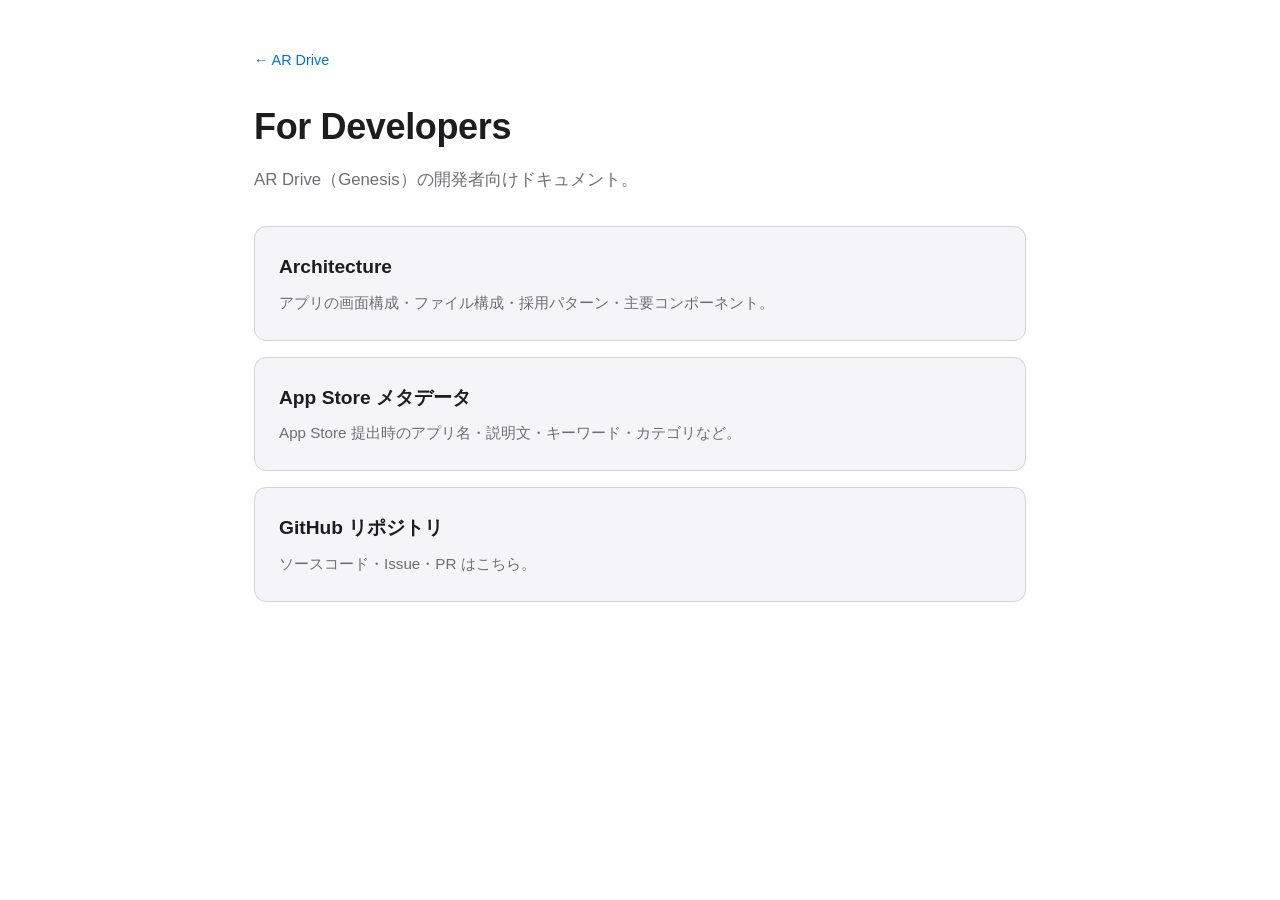
<file: docs/developers/index.html>
<!DOCTYPE html>
<html lang="ja">
   <head>
      <meta charset="UTF-8">
      <meta name="viewport" content="width=device-width, initial-scale=1.0">
      <title>For Developers - AR Drive</title>
      <link rel="stylesheet" href="style.css">
   </head>
   <body>
      <div class="container">
         <p class="breadcrumb"><a href="../index.html">← AR Drive</a></p>

         <h1>For Developers</h1>
         <p class="lead">AR Drive（Genesis）の開発者向けドキュメント。</p>

         <div class="doc-list">
            <a href="architecture.html" class="doc-item">
               <h2>Architecture</h2>
               <p>アプリの画面構成・ファイル構成・採用パターン・主要コンポーネント。</p>
            </a>
            <a href="store.html" class="doc-item">
               <h2>App Store メタデータ</h2>
               <p>App Store 提出時のアプリ名・説明文・キーワード・カテゴリなど。</p>
            </a>
            <a href="https://github.com/takoikatakotako/Genesis" class="doc-item" target="_blank" rel="noopener">
               <h2>GitHub リポジトリ</h2>
               <p>ソースコード・Issue・PR はこちら。</p>
            </a>
         </div>
      </div>
   </body>
</html>
</file>
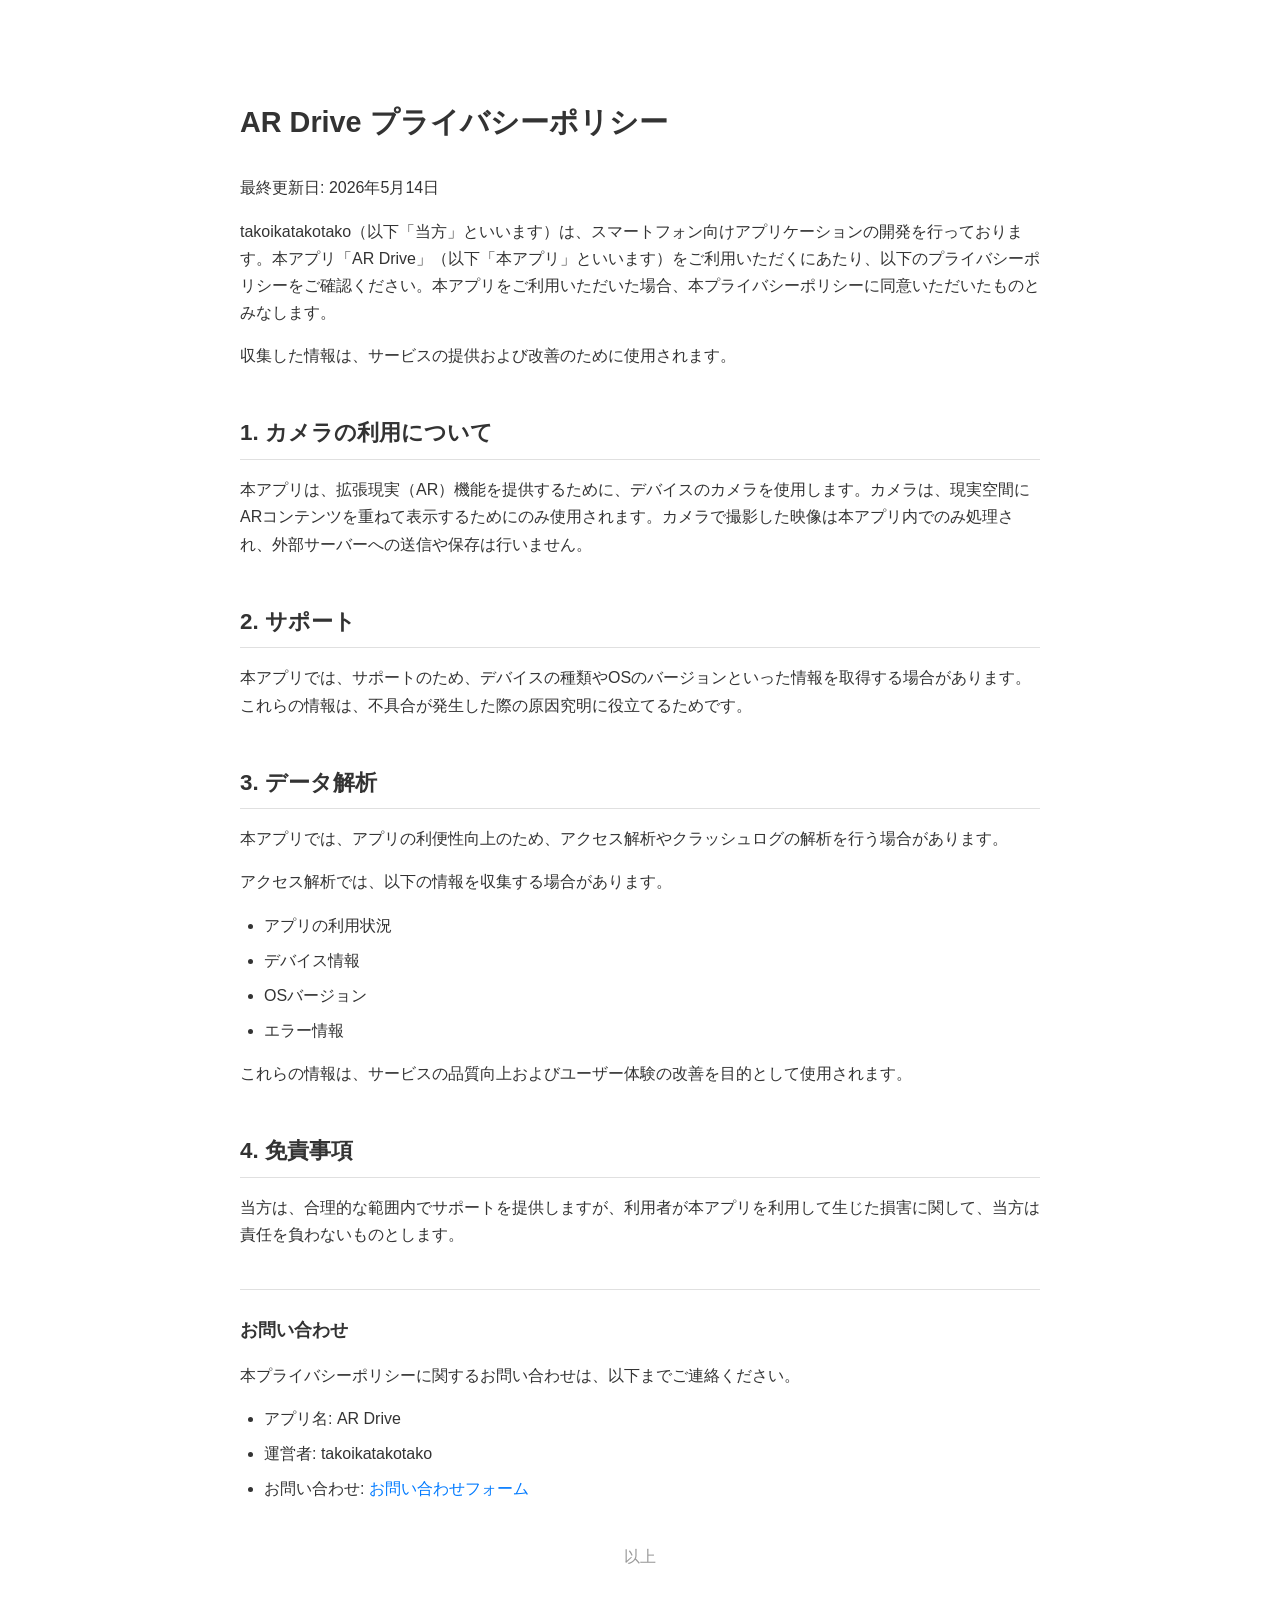
<file: docs/privacy.html>
<!DOCTYPE html>
<html lang="ja">
   <head>
      <meta charset="UTF-8">
      <meta name="viewport" content="width=device-width, initial-scale=1.0">
      <title>AR Drive プライバシーポリシー - takoikatakotako</title>
      <style>
         body {
            font-family: -apple-system, BlinkMacSystemFont, "Segoe UI", Roboto, sans-serif;
            color: #333;
            line-height: 1.7;
            margin: 0;
            padding: 0;
            background: #fff;
         }
         .container {
            max-width: 800px;
            margin: 0 auto;
            padding: 40px 20px;
         }
         .terms-section h1 {
            font-size: 1.4rem;
            margin-top: 2em;
            border-bottom: 1px solid #e0e0e0;
            padding-bottom: 0.3em;
         }
         .terms-section h1:first-child {
            font-size: 1.8rem;
            border-bottom: none;
         }
         .terms-section h2 {
            font-size: 1.1rem;
            margin-top: 1.5em;
         }
         .terms-section ol, .terms-section ul {
            padding-left: 1.5em;
         }
         .terms-section li {
            margin-bottom: 0.5em;
         }
         a {
            color: #007aff;
            text-decoration: none;
         }
         a:hover {
            text-decoration: underline;
         }
      </style>
   </head>
   <body>
      <div class="container">
         <div class="terms-section">
            <h1>AR Drive プライバシーポリシー</h1>
            <p>最終更新日: 2026年5月14日</p>

            <p>takoikatakotako（以下「当方」といいます）は、スマートフォン向けアプリケーションの開発を行っております。本アプリ「AR Drive」（以下「本アプリ」といいます）をご利用いただくにあたり、以下のプライバシーポリシーをご確認ください。本アプリをご利用いただいた場合、本プライバシーポリシーに同意いただいたものとみなします。</p>

            <p>収集した情報は、サービスの提供および改善のために使用されます。</p>

            <h1>1. カメラの利用について</h1>
            <p>本アプリは、拡張現実（AR）機能を提供するために、デバイスのカメラを使用します。カメラは、現実空間にARコンテンツを重ねて表示するためにのみ使用されます。カメラで撮影した映像は本アプリ内でのみ処理され、外部サーバーへの送信や保存は行いません。</p>

            <h1>2. サポート</h1>
            <p>本アプリでは、サポートのため、デバイスの種類やOSのバージョンといった情報を取得する場合があります。これらの情報は、不具合が発生した際の原因究明に役立てるためです。</p>

            <h1>3. データ解析</h1>
            <p>本アプリでは、アプリの利便性向上のため、アクセス解析やクラッシュログの解析を行う場合があります。</p>

            <p>アクセス解析では、以下の情報を収集する場合があります。</p>
            <ul>
               <li>アプリの利用状況</li>
               <li>デバイス情報</li>
               <li>OSバージョン</li>
               <li>エラー情報</li>
            </ul>

            <p>これらの情報は、サービスの品質向上およびユーザー体験の改善を目的として使用されます。</p>

            <h1>4. 免責事項</h1>
            <p>当方は、合理的な範囲内でサポートを提供しますが、利用者が本アプリを利用して生じた損害に関して、当方は責任を負わないものとします。</p>

            <hr style="margin-top: 40px; border: none; border-top: 1px solid #e0e0e0;">

            <h2>お問い合わせ</h2>
            <p>本プライバシーポリシーに関するお問い合わせは、以下までご連絡ください。</p>
            <ul>
               <li>アプリ名: AR Drive</li>
               <li>運営者: takoikatakotako</li>
               <li>お問い合わせ: <a href="https://docs.google.com/forms/d/e/1FAIpQLSeja6Km8Xz0vb_RlU1G1RO9URejXDO7cs2XyR7zu3ZR9fnAUg/viewform" target="_blank">お問い合わせフォーム</a></li>
            </ul>

            <p style="text-align: center; color: #999; margin-top: 40px;">以上</p>
         </div>
      </div>
   </body>
</html>
</file>
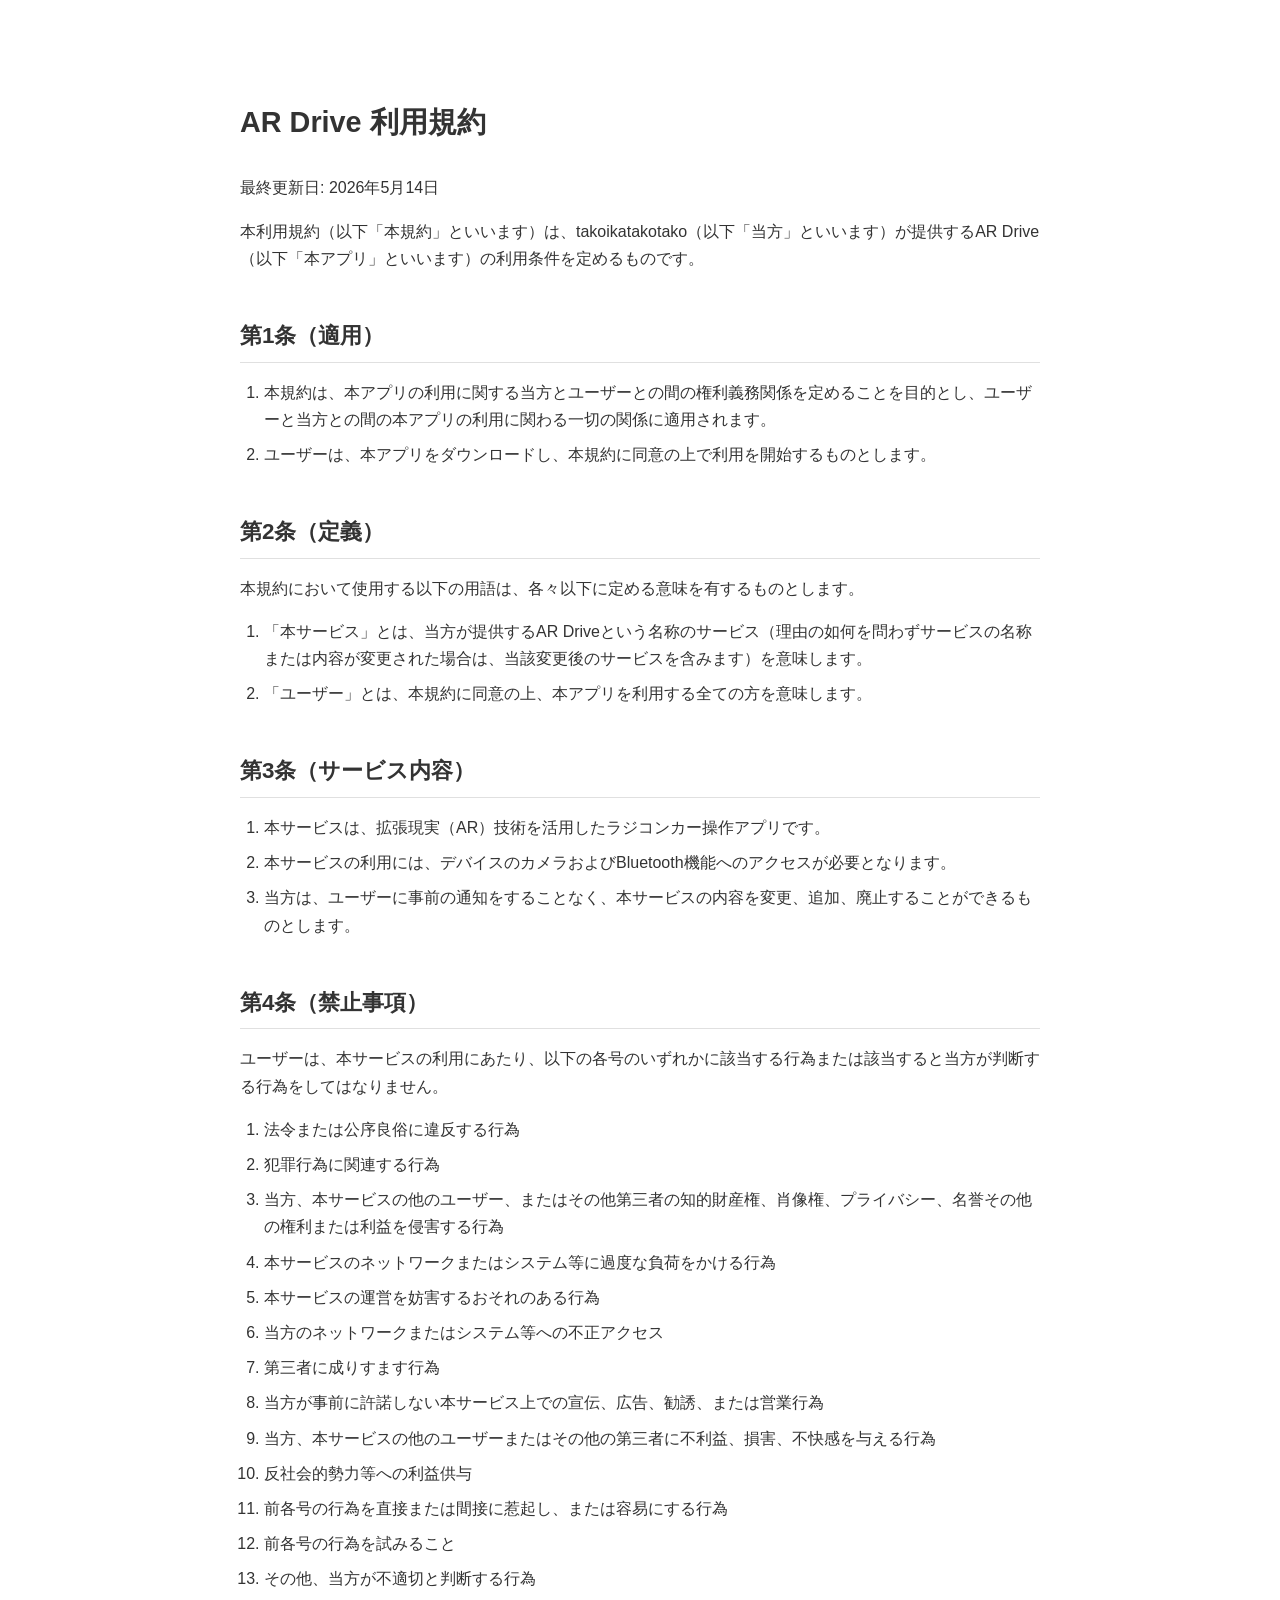
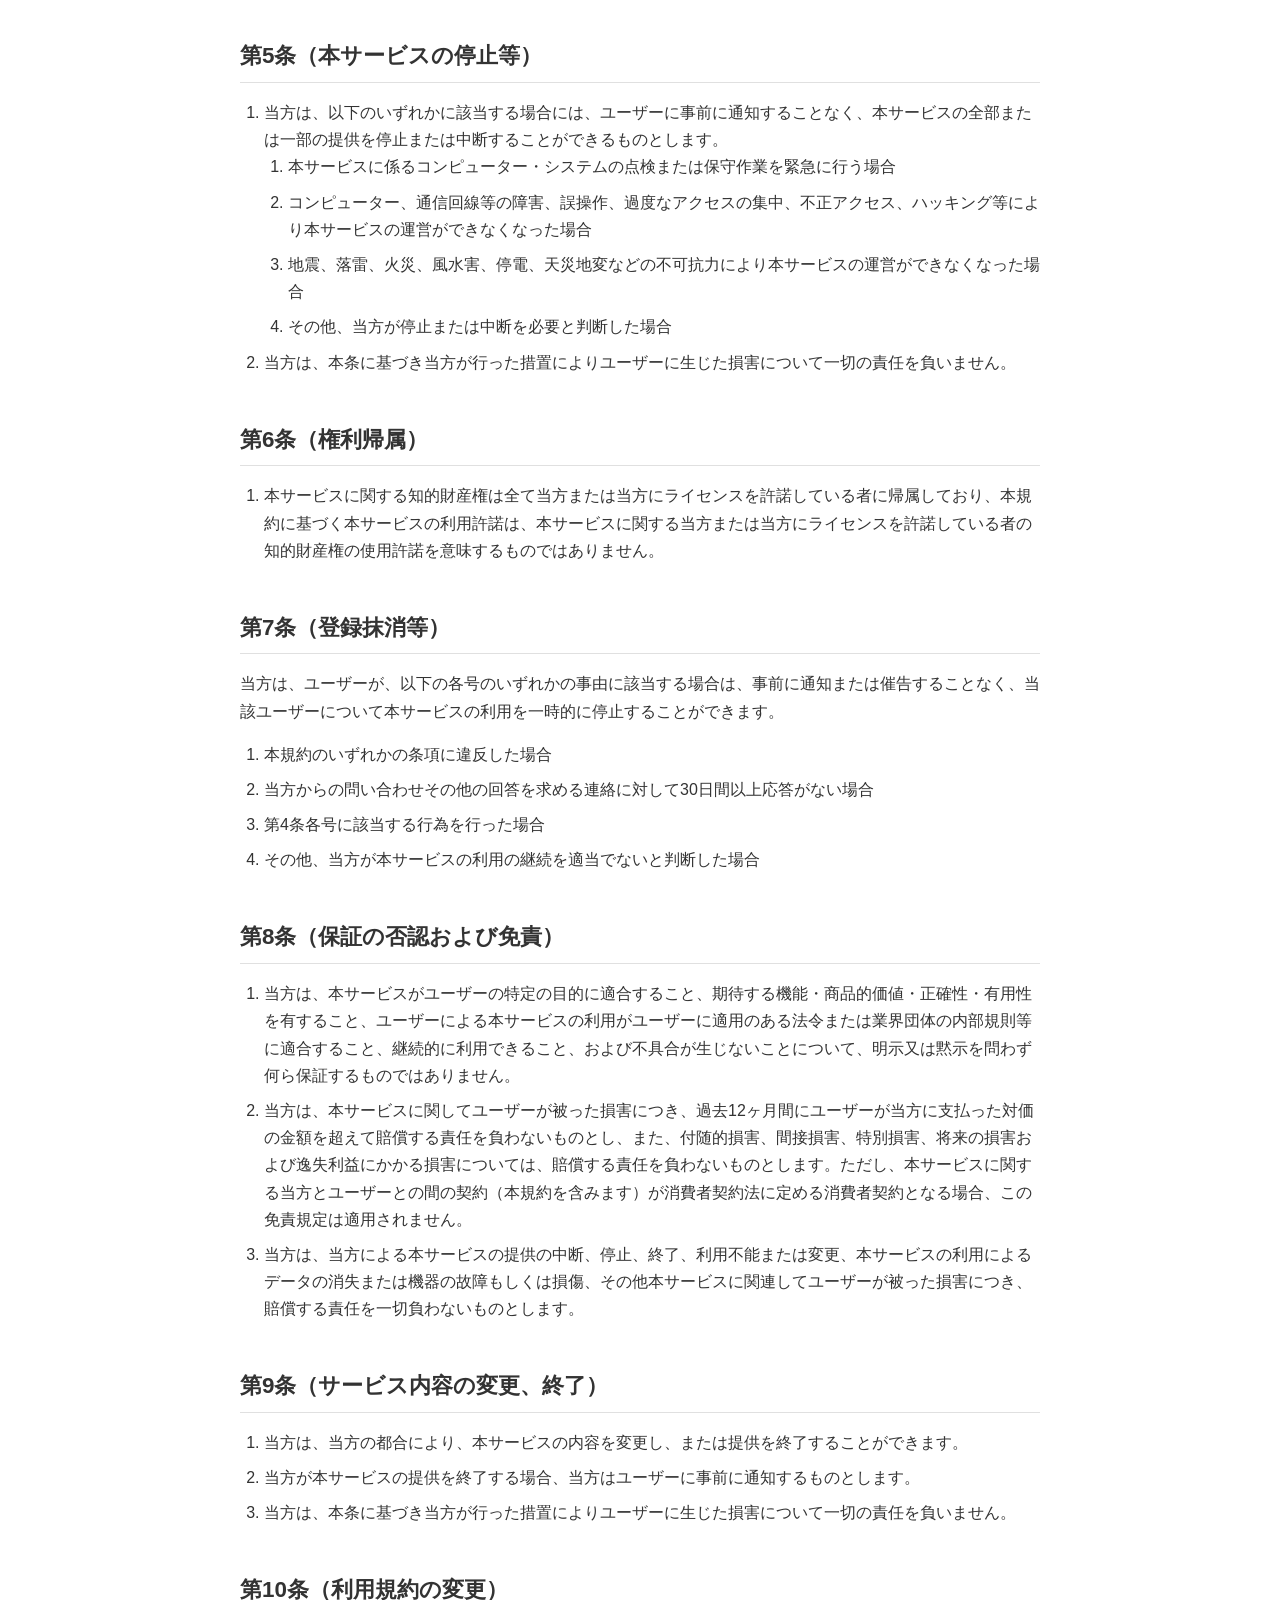
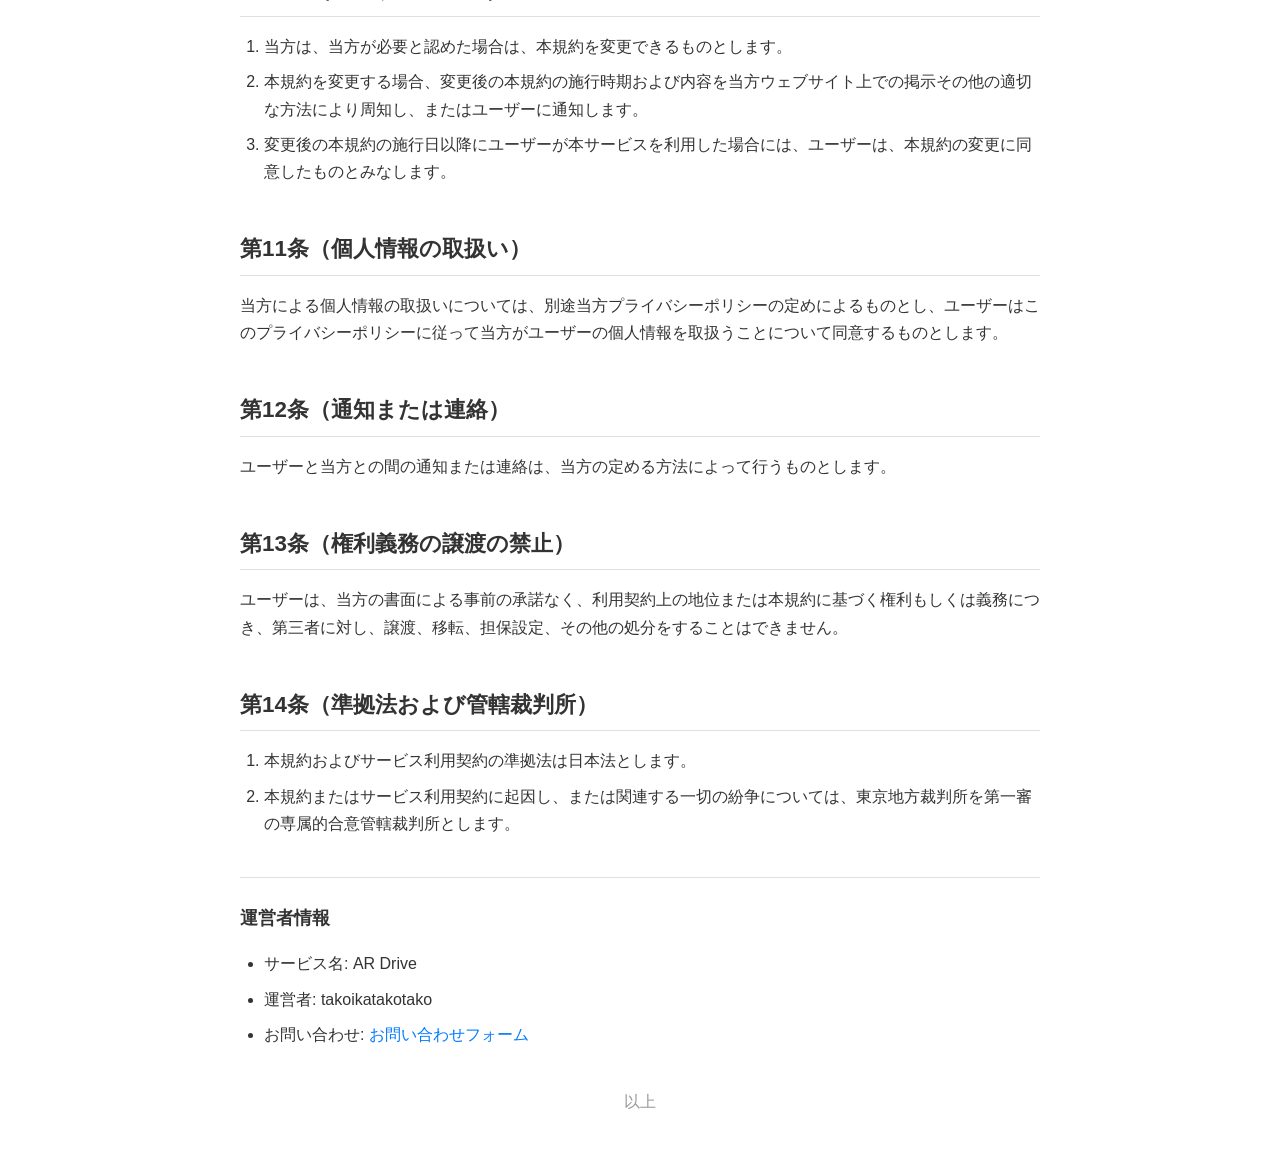
<file: docs/terms.html>
<!DOCTYPE html>
<html lang="ja">
   <head>
      <meta charset="UTF-8">
      <meta name="viewport" content="width=device-width, initial-scale=1.0">
      <title>AR Drive 利用規約 - takoikatakotako</title>
      <style>
         body {
            font-family: -apple-system, BlinkMacSystemFont, "Segoe UI", Roboto, sans-serif;
            color: #333;
            line-height: 1.7;
            margin: 0;
            padding: 0;
            background: #fff;
         }
         .container {
            max-width: 800px;
            margin: 0 auto;
            padding: 40px 20px;
         }
         .terms-section h1 {
            font-size: 1.4rem;
            margin-top: 2em;
            border-bottom: 1px solid #e0e0e0;
            padding-bottom: 0.3em;
         }
         .terms-section h1:first-child {
            font-size: 1.8rem;
            border-bottom: none;
         }
         .terms-section h2 {
            font-size: 1.1rem;
            margin-top: 1.5em;
         }
         .terms-section ol, .terms-section ul {
            padding-left: 1.5em;
         }
         .terms-section li {
            margin-bottom: 0.5em;
         }
         a {
            color: #007aff;
            text-decoration: none;
         }
         a:hover {
            text-decoration: underline;
         }
      </style>
   </head>
   <body>
      <div class="container">
         <div class="terms-section">
            <h1>AR Drive 利用規約</h1>
            <p>最終更新日: 2026年5月14日</p>

            <p>本利用規約（以下「本規約」といいます）は、takoikatakotako（以下「当方」といいます）が提供するAR Drive（以下「本アプリ」といいます）の利用条件を定めるものです。</p>

            <h1>第1条（適用）</h1>
            <ol>
               <li>本規約は、本アプリの利用に関する当方とユーザーとの間の権利義務関係を定めることを目的とし、ユーザーと当方との間の本アプリの利用に関わる一切の関係に適用されます。</li>
               <li>ユーザーは、本アプリをダウンロードし、本規約に同意の上で利用を開始するものとします。</li>
            </ol>

            <h1>第2条（定義）</h1>
            <p>本規約において使用する以下の用語は、各々以下に定める意味を有するものとします。</p>
            <ol>
               <li>「本サービス」とは、当方が提供するAR Driveという名称のサービス（理由の如何を問わずサービスの名称または内容が変更された場合は、当該変更後のサービスを含みます）を意味します。</li>
               <li>「ユーザー」とは、本規約に同意の上、本アプリを利用する全ての方を意味します。</li>
            </ol>

            <h1>第3条（サービス内容）</h1>
            <ol>
               <li>本サービスは、拡張現実（AR）技術を活用したラジコンカー操作アプリです。</li>
               <li>本サービスの利用には、デバイスのカメラおよびBluetooth機能へのアクセスが必要となります。</li>
               <li>当方は、ユーザーに事前の通知をすることなく、本サービスの内容を変更、追加、廃止することができるものとします。</li>
            </ol>

            <h1>第4条（禁止事項）</h1>
            <p>ユーザーは、本サービスの利用にあたり、以下の各号のいずれかに該当する行為または該当すると当方が判断する行為をしてはなりません。</p>
            <ol>
               <li>法令または公序良俗に違反する行為</li>
               <li>犯罪行為に関連する行為</li>
               <li>当方、本サービスの他のユーザー、またはその他第三者の知的財産権、肖像権、プライバシー、名誉その他の権利または利益を侵害する行為</li>
               <li>本サービスのネットワークまたはシステム等に過度な負荷をかける行為</li>
               <li>本サービスの運営を妨害するおそれのある行為</li>
               <li>当方のネットワークまたはシステム等への不正アクセス</li>
               <li>第三者に成りすます行為</li>
               <li>当方が事前に許諾しない本サービス上での宣伝、広告、勧誘、または営業行為</li>
               <li>当方、本サービスの他のユーザーまたはその他の第三者に不利益、損害、不快感を与える行為</li>
               <li>反社会的勢力等への利益供与</li>
               <li>前各号の行為を直接または間接に惹起し、または容易にする行為</li>
               <li>前各号の行為を試みること</li>
               <li>その他、当方が不適切と判断する行為</li>
            </ol>

            <h1>第5条（本サービスの停止等）</h1>
            <ol>
               <li>当方は、以下のいずれかに該当する場合には、ユーザーに事前に通知することなく、本サービスの全部または一部の提供を停止または中断することができるものとします。
                  <ol>
                     <li>本サービスに係るコンピューター・システムの点検または保守作業を緊急に行う場合</li>
                     <li>コンピューター、通信回線等の障害、誤操作、過度なアクセスの集中、不正アクセス、ハッキング等により本サービスの運営ができなくなった場合</li>
                     <li>地震、落雷、火災、風水害、停電、天災地変などの不可抗力により本サービスの運営ができなくなった場合</li>
                     <li>その他、当方が停止または中断を必要と判断した場合</li>
                  </ol>
               </li>
               <li>当方は、本条に基づき当方が行った措置によりユーザーに生じた損害について一切の責任を負いません。</li>
            </ol>

            <h1>第6条（権利帰属）</h1>
            <ol>
               <li>本サービスに関する知的財産権は全て当方または当方にライセンスを許諾している者に帰属しており、本規約に基づく本サービスの利用許諾は、本サービスに関する当方または当方にライセンスを許諾している者の知的財産権の使用許諾を意味するものではありません。</li>
            </ol>

            <h1>第7条（登録抹消等）</h1>
            <p>当方は、ユーザーが、以下の各号のいずれかの事由に該当する場合は、事前に通知または催告することなく、当該ユーザーについて本サービスの利用を一時的に停止することができます。</p>
            <ol>
               <li>本規約のいずれかの条項に違反した場合</li>
               <li>当方からの問い合わせその他の回答を求める連絡に対して30日間以上応答がない場合</li>
               <li>第4条各号に該当する行為を行った場合</li>
               <li>その他、当方が本サービスの利用の継続を適当でないと判断した場合</li>
            </ol>

            <h1>第8条（保証の否認および免責）</h1>
            <ol>
               <li>当方は、本サービスがユーザーの特定の目的に適合すること、期待する機能・商品的価値・正確性・有用性を有すること、ユーザーによる本サービスの利用がユーザーに適用のある法令または業界団体の内部規則等に適合すること、継続的に利用できること、および不具合が生じないことについて、明示又は黙示を問わず何ら保証するものではありません。</li>
               <li>当方は、本サービスに関してユーザーが被った損害につき、過去12ヶ月間にユーザーが当方に支払った対価の金額を超えて賠償する責任を負わないものとし、また、付随的損害、間接損害、特別損害、将来の損害および逸失利益にかかる損害については、賠償する責任を負わないものとします。ただし、本サービスに関する当方とユーザーとの間の契約（本規約を含みます）が消費者契約法に定める消費者契約となる場合、この免責規定は適用されません。</li>
               <li>当方は、当方による本サービスの提供の中断、停止、終了、利用不能または変更、本サービスの利用によるデータの消失または機器の故障もしくは損傷、その他本サービスに関連してユーザーが被った損害につき、賠償する責任を一切負わないものとします。</li>
            </ol>

            <h1>第9条（サービス内容の変更、終了）</h1>
            <ol>
               <li>当方は、当方の都合により、本サービスの内容を変更し、または提供を終了することができます。</li>
               <li>当方が本サービスの提供を終了する場合、当方はユーザーに事前に通知するものとします。</li>
               <li>当方は、本条に基づき当方が行った措置によりユーザーに生じた損害について一切の責任を負いません。</li>
            </ol>

            <h1>第10条（利用規約の変更）</h1>
            <ol>
               <li>当方は、当方が必要と認めた場合は、本規約を変更できるものとします。</li>
               <li>本規約を変更する場合、変更後の本規約の施行時期および内容を当方ウェブサイト上での掲示その他の適切な方法により周知し、またはユーザーに通知します。</li>
               <li>変更後の本規約の施行日以降にユーザーが本サービスを利用した場合には、ユーザーは、本規約の変更に同意したものとみなします。</li>
            </ol>

            <h1>第11条（個人情報の取扱い）</h1>
            <p>当方による個人情報の取扱いについては、別途当方プライバシーポリシーの定めによるものとし、ユーザーはこのプライバシーポリシーに従って当方がユーザーの個人情報を取扱うことについて同意するものとします。</p>

            <h1>第12条（通知または連絡）</h1>
            <p>ユーザーと当方との間の通知または連絡は、当方の定める方法によって行うものとします。</p>

            <h1>第13条（権利義務の譲渡の禁止）</h1>
            <p>ユーザーは、当方の書面による事前の承諾なく、利用契約上の地位または本規約に基づく権利もしくは義務につき、第三者に対し、譲渡、移転、担保設定、その他の処分をすることはできません。</p>

            <h1>第14条（準拠法および管轄裁判所）</h1>
            <ol>
               <li>本規約およびサービス利用契約の準拠法は日本法とします。</li>
               <li>本規約またはサービス利用契約に起因し、または関連する一切の紛争については、東京地方裁判所を第一審の専属的合意管轄裁判所とします。</li>
            </ol>

            <hr style="margin-top: 40px; border: none; border-top: 1px solid #e0e0e0;">

            <h2>運営者情報</h2>
            <ul>
               <li>サービス名: AR Drive</li>
               <li>運営者: takoikatakotako</li>
               <li>お問い合わせ: <a href="https://docs.google.com/forms/d/e/1FAIpQLSeja6Km8Xz0vb_RlU1G1RO9URejXDO7cs2XyR7zu3ZR9fnAUg/viewform" target="_blank">お問い合わせフォーム</a></li>
            </ul>

            <p style="text-align: center; color: #999; margin-top: 40px;">以上</p>
         </div>
      </div>
   </body>
</html>
</file>
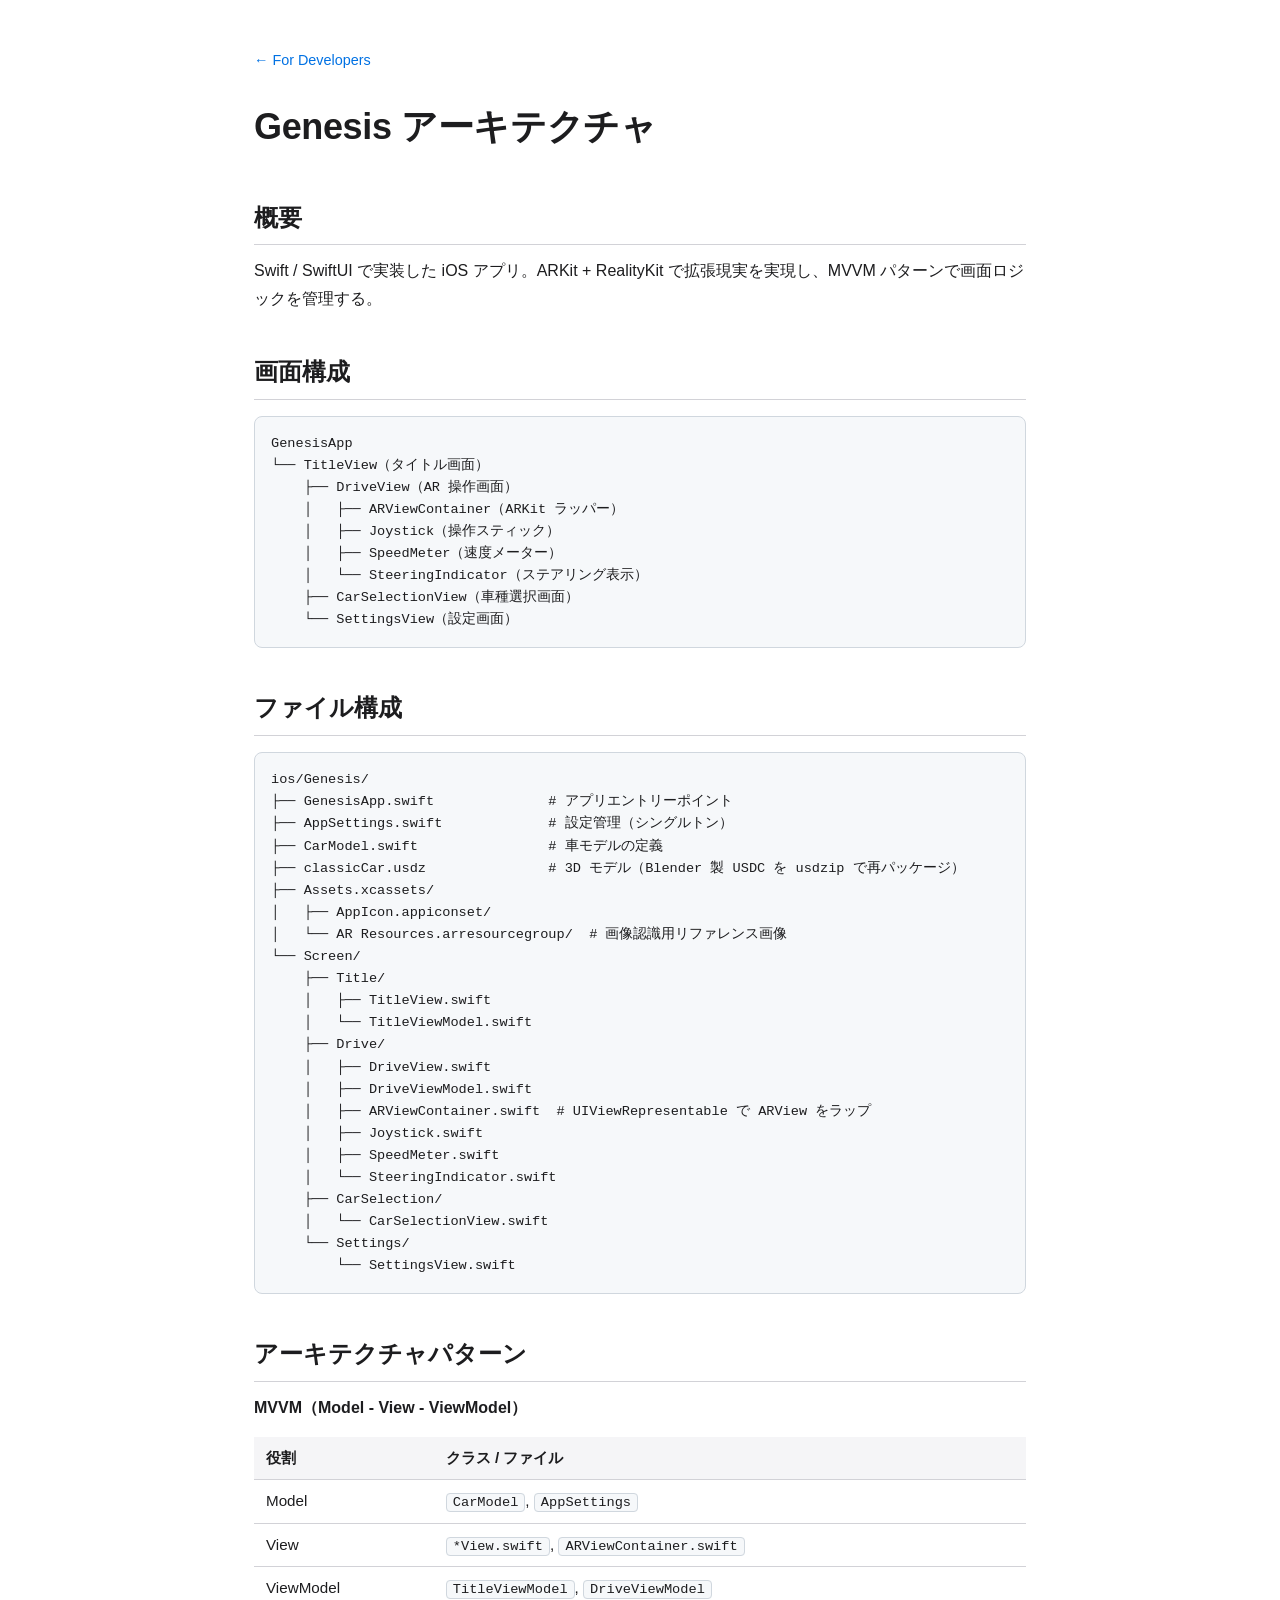
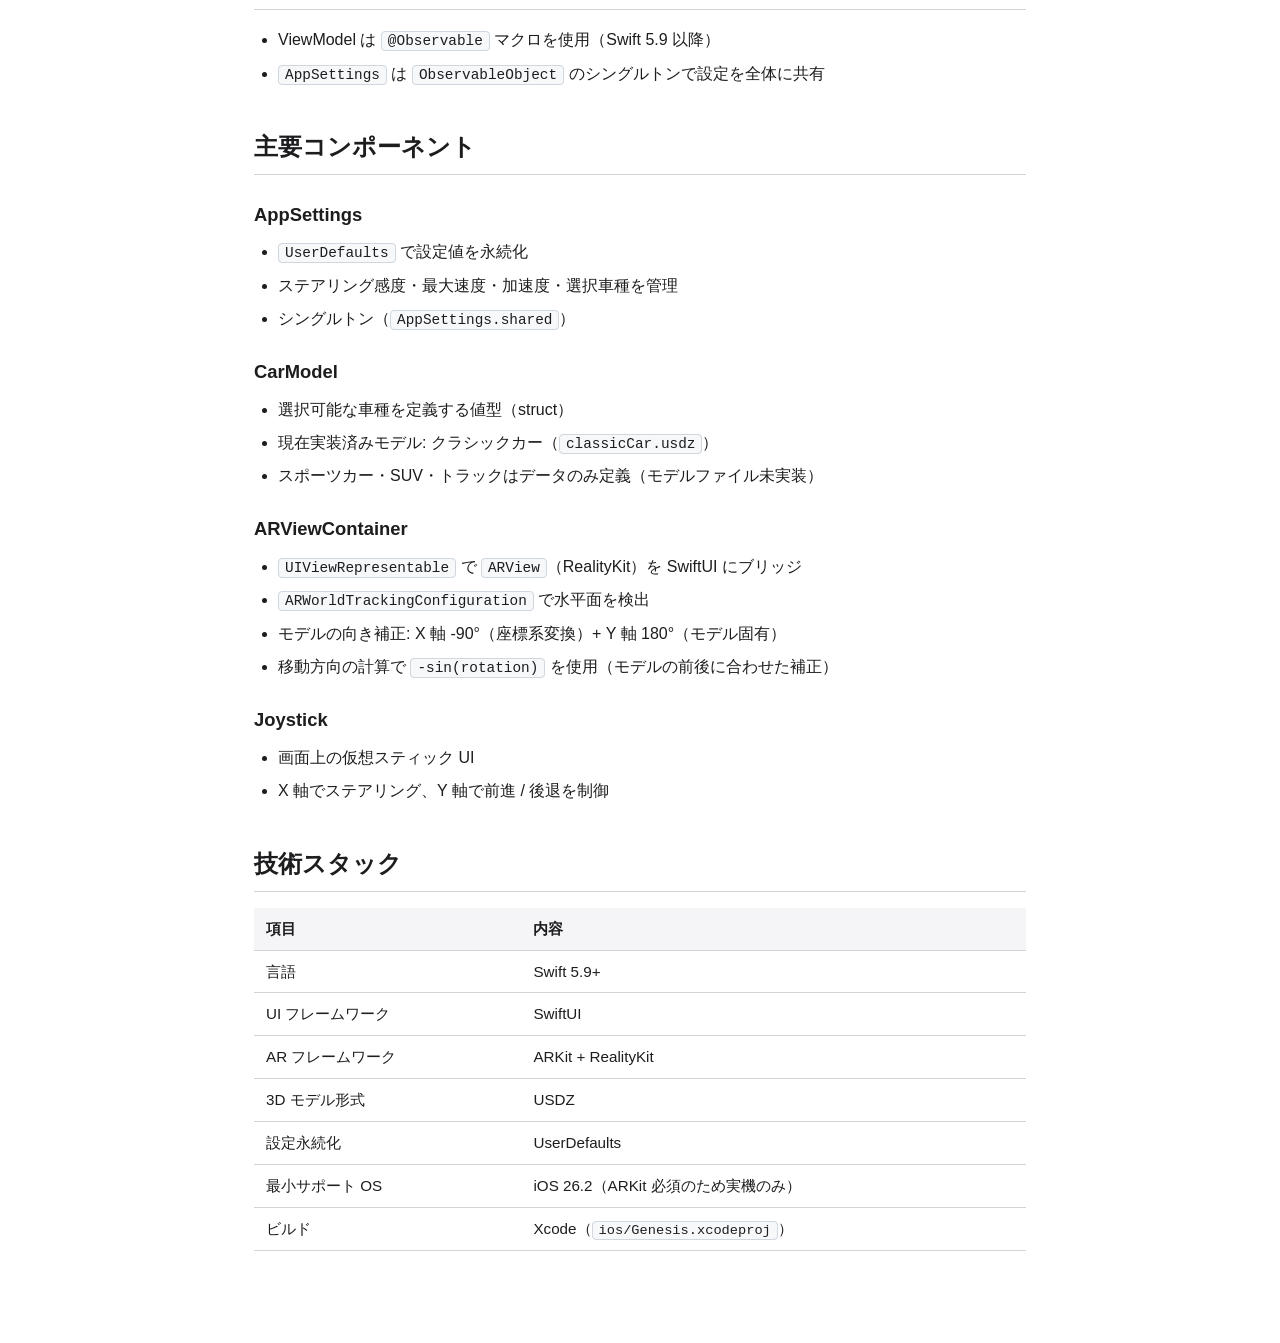
<file: docs/developers/architecture.html>
<!DOCTYPE html>
<html lang="ja">
   <head>
      <meta charset="UTF-8">
      <meta name="viewport" content="width=device-width, initial-scale=1.0">
      <title>Architecture - AR Drive For Developers</title>
      <link rel="stylesheet" href="style.css">
   </head>
   <body>
      <div class="container">
         <p class="breadcrumb"><a href="index.html">← For Developers</a></p>

         <h1>Genesis アーキテクチャ</h1>

         <h2>概要</h2>
         <p>Swift / SwiftUI で実装した iOS アプリ。ARKit + RealityKit で拡張現実を実現し、MVVM パターンで画面ロジックを管理する。</p>

         <h2>画面構成</h2>
         <pre><code>GenesisApp
└── TitleView（タイトル画面）
    ├── DriveView（AR 操作画面）
    │   ├── ARViewContainer（ARKit ラッパー）
    │   ├── Joystick（操作スティック）
    │   ├── SpeedMeter（速度メーター）
    │   └── SteeringIndicator（ステアリング表示）
    ├── CarSelectionView（車種選択画面）
    └── SettingsView（設定画面）</code></pre>

         <h2>ファイル構成</h2>
         <pre><code>ios/Genesis/
├── GenesisApp.swift              # アプリエントリーポイント
├── AppSettings.swift             # 設定管理（シングルトン）
├── CarModel.swift                # 車モデルの定義
├── classicCar.usdz               # 3D モデル（Blender 製 USDC を usdzip で再パッケージ）
├── Assets.xcassets/
│   ├── AppIcon.appiconset/
│   └── AR Resources.arresourcegroup/  # 画像認識用リファレンス画像
└── Screen/
    ├── Title/
    │   ├── TitleView.swift
    │   └── TitleViewModel.swift
    ├── Drive/
    │   ├── DriveView.swift
    │   ├── DriveViewModel.swift
    │   ├── ARViewContainer.swift  # UIViewRepresentable で ARView をラップ
    │   ├── Joystick.swift
    │   ├── SpeedMeter.swift
    │   └── SteeringIndicator.swift
    ├── CarSelection/
    │   └── CarSelectionView.swift
    └── Settings/
        └── SettingsView.swift</code></pre>

         <h2>アーキテクチャパターン</h2>
         <p><strong>MVVM（Model - View - ViewModel）</strong></p>
         <table>
            <thead>
               <tr><th>役割</th><th>クラス / ファイル</th></tr>
            </thead>
            <tbody>
               <tr><td>Model</td><td><code>CarModel</code>, <code>AppSettings</code></td></tr>
               <tr><td>View</td><td><code>*View.swift</code>, <code>ARViewContainer.swift</code></td></tr>
               <tr><td>ViewModel</td><td><code>TitleViewModel</code>, <code>DriveViewModel</code></td></tr>
            </tbody>
         </table>
         <ul>
            <li>ViewModel は <code>@Observable</code> マクロを使用（Swift 5.9 以降）</li>
            <li><code>AppSettings</code> は <code>ObservableObject</code> のシングルトンで設定を全体に共有</li>
         </ul>

         <h2>主要コンポーネント</h2>

         <h3>AppSettings</h3>
         <ul>
            <li><code>UserDefaults</code> で設定値を永続化</li>
            <li>ステアリング感度・最大速度・加速度・選択車種を管理</li>
            <li>シングルトン（<code>AppSettings.shared</code>）</li>
         </ul>

         <h3>CarModel</h3>
         <ul>
            <li>選択可能な車種を定義する値型（struct）</li>
            <li>現在実装済みモデル: クラシックカー（<code>classicCar.usdz</code>）</li>
            <li>スポーツカー・SUV・トラックはデータのみ定義（モデルファイル未実装）</li>
         </ul>

         <h3>ARViewContainer</h3>
         <ul>
            <li><code>UIViewRepresentable</code> で <code>ARView</code>（RealityKit）を SwiftUI にブリッジ</li>
            <li><code>ARWorldTrackingConfiguration</code> で水平面を検出</li>
            <li>モデルの向き補正: X 軸 -90°（座標系変換）+ Y 軸 180°（モデル固有）</li>
            <li>移動方向の計算で <code>-sin(rotation)</code> を使用（モデルの前後に合わせた補正）</li>
         </ul>

         <h3>Joystick</h3>
         <ul>
            <li>画面上の仮想スティック UI</li>
            <li>X 軸でステアリング、Y 軸で前進 / 後退を制御</li>
         </ul>

         <h2>技術スタック</h2>
         <table>
            <thead>
               <tr><th>項目</th><th>内容</th></tr>
            </thead>
            <tbody>
               <tr><td>言語</td><td>Swift 5.9+</td></tr>
               <tr><td>UI フレームワーク</td><td>SwiftUI</td></tr>
               <tr><td>AR フレームワーク</td><td>ARKit + RealityKit</td></tr>
               <tr><td>3D モデル形式</td><td>USDZ</td></tr>
               <tr><td>設定永続化</td><td>UserDefaults</td></tr>
               <tr><td>最小サポート OS</td><td>iOS 26.2（ARKit 必須のため実機のみ）</td></tr>
               <tr><td>ビルド</td><td>Xcode（<code>ios/Genesis.xcodeproj</code>）</td></tr>
            </tbody>
         </table>
      </div>
   </body>
</html>
</file>
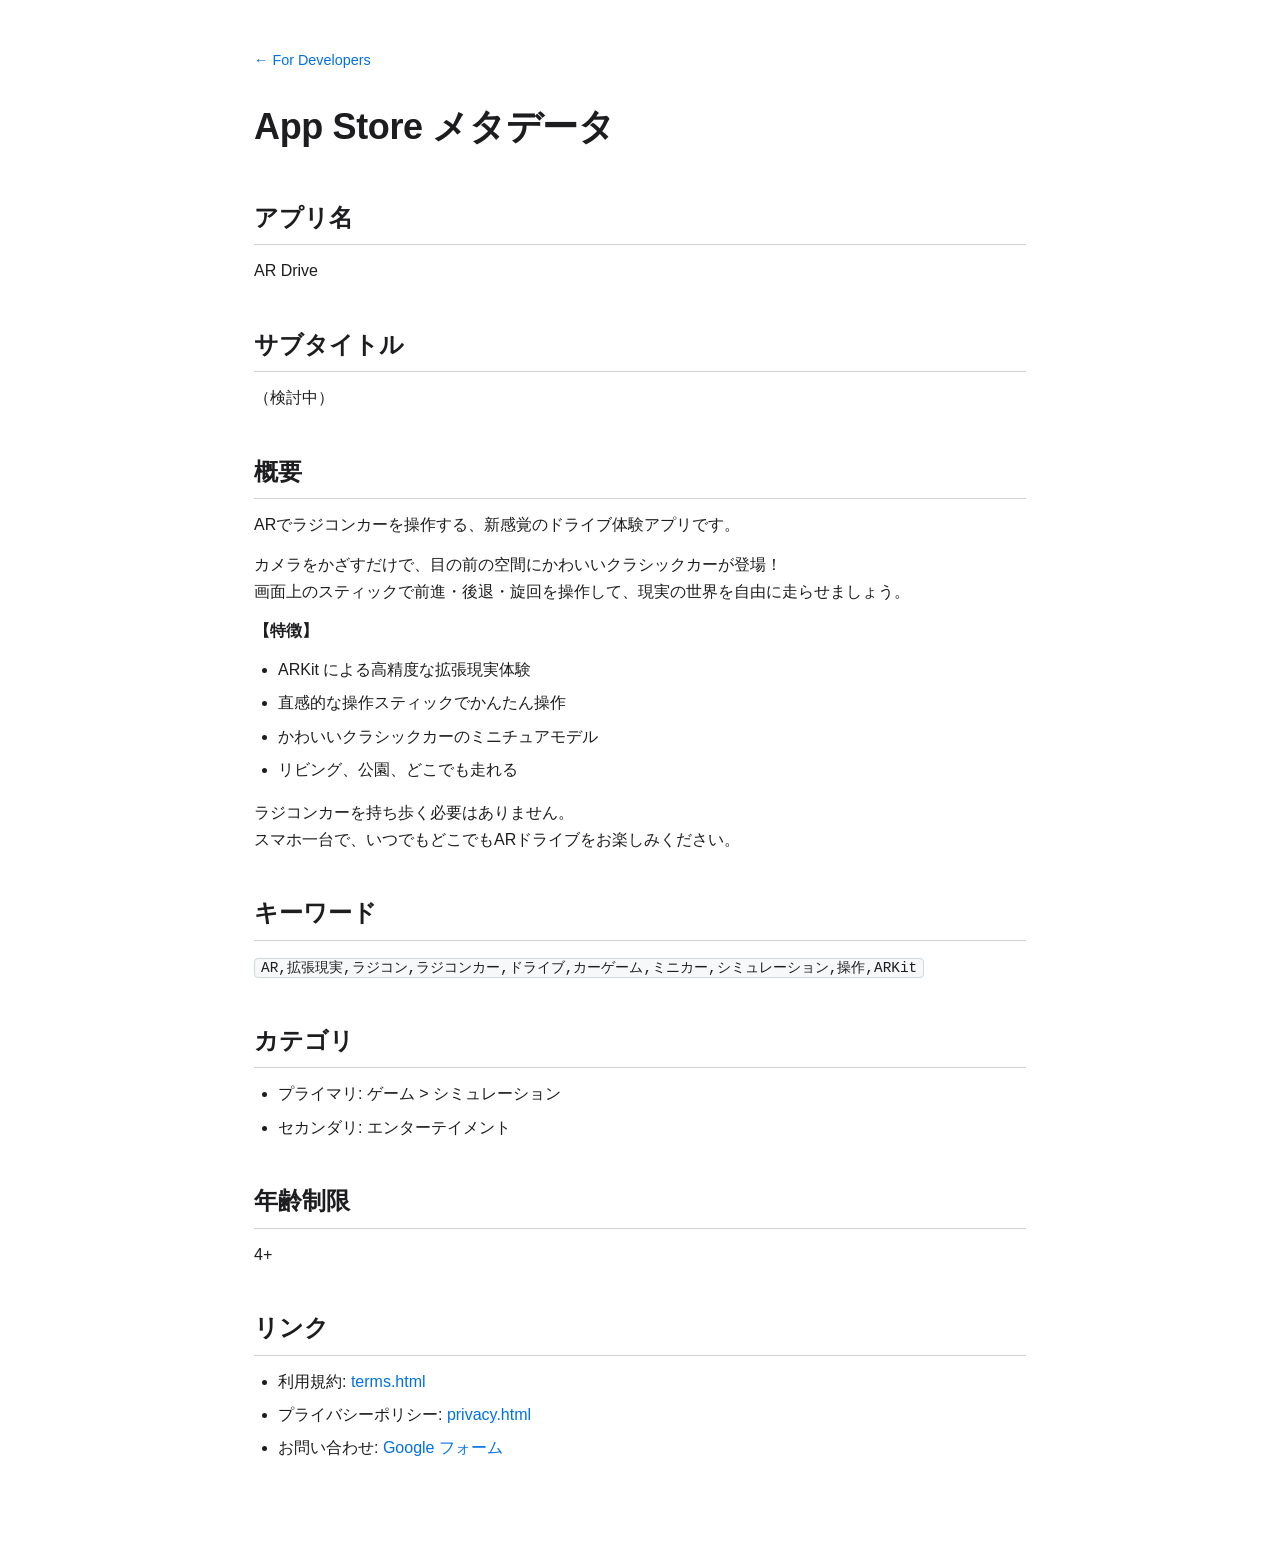
<file: docs/developers/store.html>
<!DOCTYPE html>
<html lang="ja">
   <head>
      <meta charset="UTF-8">
      <meta name="viewport" content="width=device-width, initial-scale=1.0">
      <title>App Store メタデータ - AR Drive For Developers</title>
      <link rel="stylesheet" href="style.css">
   </head>
   <body>
      <div class="container">
         <p class="breadcrumb"><a href="index.html">← For Developers</a></p>

         <h1>App Store メタデータ</h1>

         <h2>アプリ名</h2>
         <p>AR Drive</p>

         <h2>サブタイトル</h2>
         <p>（検討中）</p>

         <h2>概要</h2>
         <p>ARでラジコンカーを操作する、新感覚のドライブ体験アプリです。</p>
         <p>カメラをかざすだけで、目の前の空間にかわいいクラシックカーが登場！<br>
         画面上のスティックで前進・後退・旋回を操作して、現実の世界を自由に走らせましょう。</p>
         <p><strong>【特徴】</strong></p>
         <ul>
            <li>ARKit による高精度な拡張現実体験</li>
            <li>直感的な操作スティックでかんたん操作</li>
            <li>かわいいクラシックカーのミニチュアモデル</li>
            <li>リビング、公園、どこでも走れる</li>
         </ul>
         <p>ラジコンカーを持ち歩く必要はありません。<br>
         スマホ一台で、いつでもどこでもARドライブをお楽しみください。</p>

         <h2>キーワード</h2>
         <p><code>AR,拡張現実,ラジコン,ラジコンカー,ドライブ,カーゲーム,ミニカー,シミュレーション,操作,ARKit</code></p>

         <h2>カテゴリ</h2>
         <ul>
            <li>プライマリ: ゲーム &gt; シミュレーション</li>
            <li>セカンダリ: エンターテイメント</li>
         </ul>

         <h2>年齢制限</h2>
         <p>4+</p>

         <h2>リンク</h2>
         <ul>
            <li>利用規約: <a href="../terms.html">terms.html</a></li>
            <li>プライバシーポリシー: <a href="../privacy.html">privacy.html</a></li>
            <li>お問い合わせ: <a href="https://docs.google.com/forms/d/e/1FAIpQLSeja6Km8Xz0vb_RlU1G1RO9URejXDO7cs2XyR7zu3ZR9fnAUg/viewform" target="_blank" rel="noopener">Google フォーム</a></li>
         </ul>
      </div>
   </body>
</html>
</file>
<file: docs/developers/style.css>
:root {
   --text: #1d1d1f;
   --text-secondary: #6e6e73;
   --bg: #ffffff;
   --bg-alt: #f5f5f7;
   --accent: #0071e3;
   --border: #d2d2d7;
   --code-bg: #f6f8fa;
   --code-border: #d0d7de;
}

* { margin: 0; padding: 0; box-sizing: border-box; }

body {
   font-family: -apple-system, BlinkMacSystemFont, "SF Pro Text",
                "Hiragino Kaku Gothic ProN", "Hiragino Sans", Meiryo, sans-serif;
   color: var(--text);
   line-height: 1.7;
   background: var(--bg);
   -webkit-font-smoothing: antialiased;
}

.container {
   max-width: 820px;
   margin: 0 auto;
   padding: 48px 24px 80px;
}

.breadcrumb {
   margin-bottom: 24px;
   font-size: 0.9rem;
}

a {
   color: var(--accent);
   text-decoration: none;
}

a:hover {
   text-decoration: underline;
}

h1 {
   font-size: 2.25rem;
   font-weight: 700;
   letter-spacing: -0.01em;
   margin-bottom: 8px;
}

h2 {
   font-size: 1.5rem;
   font-weight: 600;
   margin-top: 40px;
   margin-bottom: 12px;
   padding-bottom: 6px;
   border-bottom: 1px solid var(--border);
}

h3 {
   font-size: 1.15rem;
   font-weight: 600;
   margin-top: 24px;
   margin-bottom: 8px;
}

p {
   margin-bottom: 12px;
   color: var(--text);
}

p.lead {
   color: var(--text-secondary);
   font-size: 1.05rem;
   margin-bottom: 32px;
}

ul {
   margin-left: 24px;
   margin-bottom: 16px;
}

li {
   margin-bottom: 6px;
}

hr {
   margin: 32px 0;
   border: none;
   border-top: 1px solid var(--border);
}

code {
   background: var(--code-bg);
   border: 1px solid var(--code-border);
   border-radius: 4px;
   padding: 1px 6px;
   font-family: "SF Mono", Menlo, Consolas, monospace;
   font-size: 0.9em;
}

pre {
   background: var(--code-bg);
   border: 1px solid var(--code-border);
   border-radius: 8px;
   padding: 16px;
   overflow-x: auto;
   margin: 16px 0;
}

pre code {
   background: transparent;
   border: none;
   padding: 0;
   font-size: 0.85rem;
   line-height: 1.5;
}

table {
   width: 100%;
   border-collapse: collapse;
   margin: 16px 0;
   font-size: 0.95rem;
}

th, td {
   text-align: left;
   padding: 8px 12px;
   border-bottom: 1px solid var(--border);
}

th {
   background: var(--bg-alt);
   font-weight: 600;
}

strong {
   font-weight: 600;
}

/* Index page */
.doc-list {
   display: grid;
   gap: 16px;
   margin-top: 16px;
}

.doc-item {
   display: block;
   padding: 24px;
   background: var(--bg-alt);
   border-radius: 12px;
   border: 1px solid var(--border);
   color: inherit;
   transition: transform 0.15s ease, box-shadow 0.15s ease;
}

.doc-item:hover {
   text-decoration: none;
   transform: translateY(-1px);
   box-shadow: 0 4px 12px rgba(0, 0, 0, 0.06);
}

.doc-item h2 {
   border: none;
   margin: 0 0 6px 0;
   padding: 0;
   font-size: 1.2rem;
   color: var(--text);
}

.doc-item p {
   color: var(--text-secondary);
   margin: 0;
   font-size: 0.95rem;
}

@media (max-width: 600px) {
   .container { padding: 32px 20px 60px; }
   h1 { font-size: 1.75rem; }
   h2 { font-size: 1.3rem; }
}
</file>
